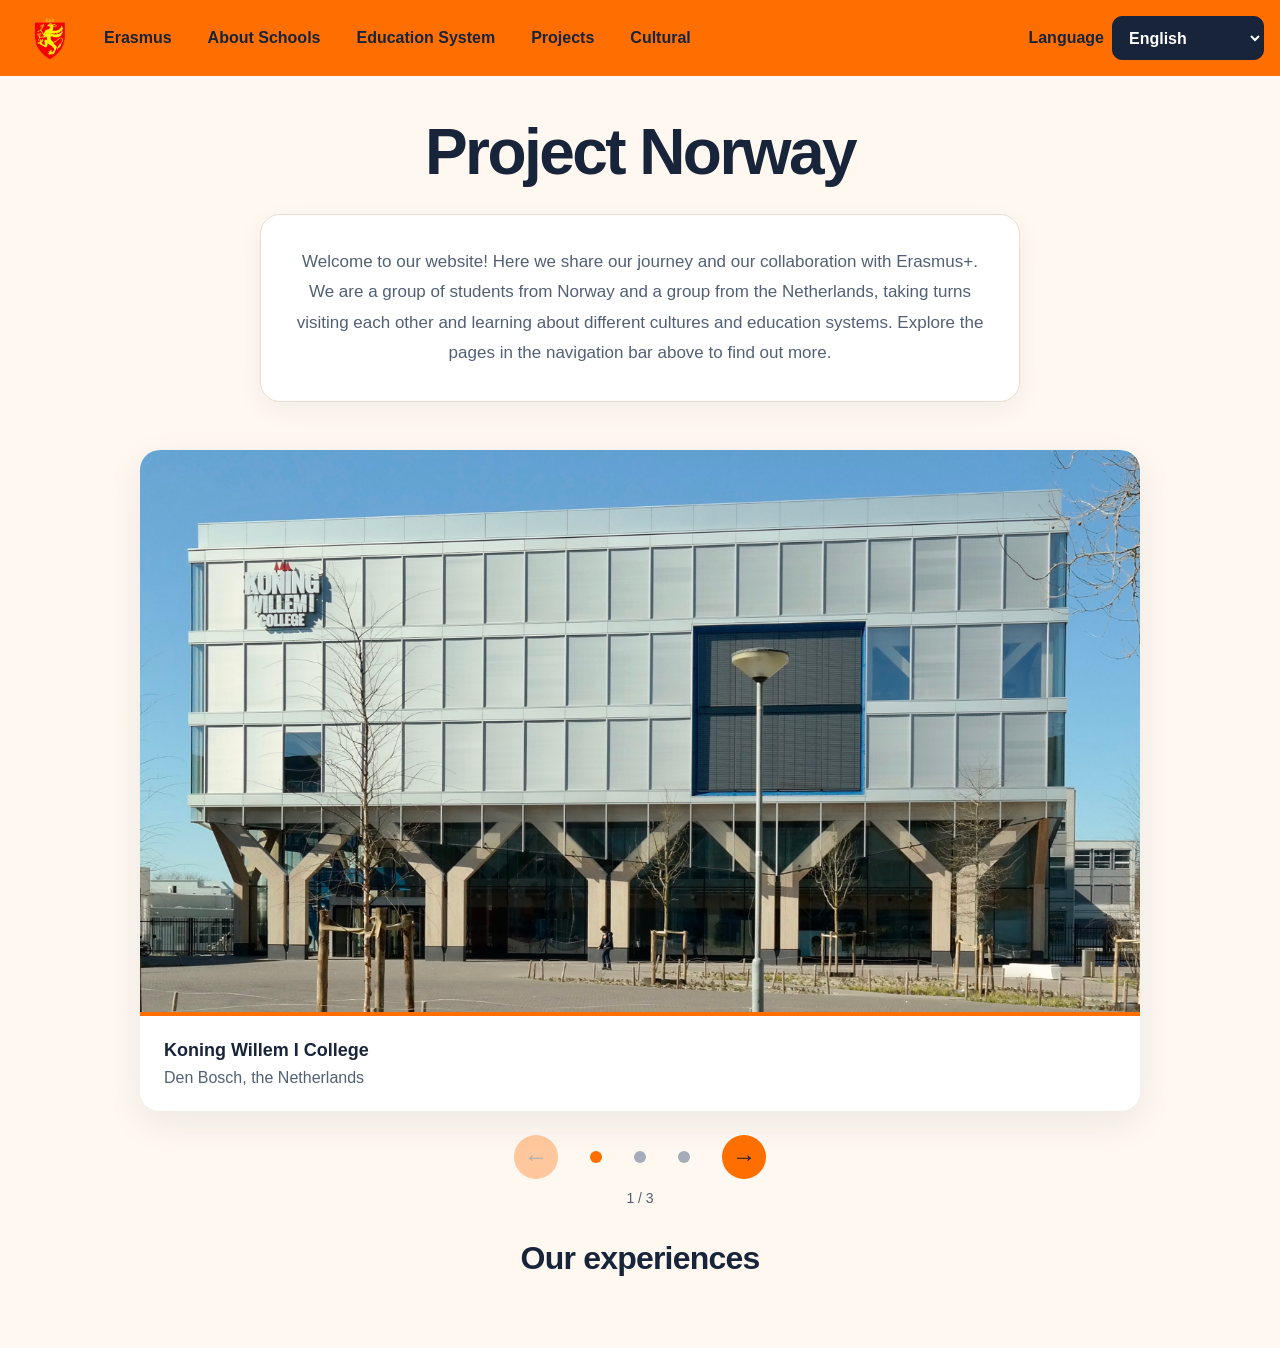
<file: index.html>
<!DOCTYPE html>
<html lang="en">
<head>
    <meta charset="UTF-8">
    <meta name="viewport" content="width=device-width, initial-scale=1.0">
    <link rel="stylesheet" href="style.css">
    <title data-i18n="projectTitle">Project Norway</title>
</head>
<body>
<nav>
    <ul>
        <li><a href="index.html" aria-current="page" class="nav-logo"><img src="logonorwayproject.png" alt="Home" data-i18n-alt="home" width="44" height="44"></a></li>
        <li><a href="erasmus.html">Erasmus</a></li>
        <li><a href="aboutschools.html" data-i18n="aboutSchools">About Schools</a></li>
        <li><a href="educationsystem.html" data-i18n="educationSystem">Education System</a></li>
        <li><a href="projects.html" data-i18n="projects">Projects</a></li>
        <li><a href="cultural.html" data-i18n="cultural">Cultural</a></li>
    </ul>
    <div class="language-selector" hidden>
        <label for="language-select" data-i18n="language">Language</label>
        <select id="language-select" name="language">
            <option value="en" lang="en">English</option>
            <option value="nl" lang="nl">Nederlands</option>
            <option value="nb" lang="nb">Norsk bokmål</option>
        </select>
    </div>
</nav>
    <h1 class="project-title" data-i18n="projectTitle">Project Norway</h1>
    <p class="ptext-home" data-i18n="welcome">Welcome to our website, here we explain our journey and our collab with Erasmus+
        we are a group of studens from Norway and a group of students from the Netherlands, taking turns to visit each other and learn about the diffrent cultures and education systems. If you want more information, you could access the diffrent pages through the navigation bar above.
    </p>
    <section class="photo-gallery" aria-labelledby="gallery-title">
        <div class="slideshow" role="region" aria-roledescription="carousel" data-i18n-aria-roledescription="carouselRole" aria-label="Photos from our exchange" data-i18n-aria-label="exchangePhotos">
            <div class="slideshow-track" id="exchange-slides" tabindex="0" aria-label="Photo slides. Use the arrow keys to browse." data-i18n-aria-label="photoSlides">
                <figure class="slideshow-slide" role="group" aria-roledescription="slide" data-i18n-aria-roledescription="slideRole" aria-label="1 of 3">
                    <img src="Koning_Willem_I_College_Den_Bosch.jpg" alt="Picture of the school in Den Bosch" data-i18n-alt="denBoschPhoto" class="slide-image">
                    <figcaption>
                        <strong>Koning Willem I College</strong>
                        <span data-i18n="denBosch">Den Bosch, the Netherlands</span>
                    </figcaption>
                </figure>
                <figure class="slideshow-slide" role="group" aria-roledescription="slide" data-i18n-aria-roledescription="slideRole" aria-label="2 of 3">
                    <img src="breivang.jpg" alt="Picture of the school in Norway" data-i18n-alt="norwayPhoto" class="slide-image">
                    <figcaption>
                        <strong>Breivang</strong>
                        <span data-i18n="norwaySchool">The school in Norway</span>
                    </figcaption>
                </figure>
                <figure class="slideshow-slide" role="group" aria-roledescription="slide" data-i18n-aria-roledescription="slideRole" aria-label="3 of 3">
                    <img src="breivang.jpg" alt="Picture of the school in Norway" data-i18n-alt="norwayPhoto" class="slide-image">
                    <figcaption>
                        <strong data-i18n="exchange">Our exchange</strong>
                        <span data-i18n="exchangeDescription">Learning about each other's schools and cultures.</span>
                    </figcaption>
                </figure>
            </div>
            <div class="slideshow-controls" hidden>
                <button class="slideshow-arrow" type="button" data-direction="-1" aria-label="Previous photo" data-i18n-aria-label="previousPhoto" aria-controls="exchange-slides" disabled>&#8592;</button>
                <div class="slideshow-dots" aria-label="Choose a photo" data-i18n-aria-label="choosePhoto"></div>
                <button class="slideshow-arrow" type="button" data-direction="1" aria-label="Next photo" data-i18n-aria-label="nextPhoto" aria-controls="exchange-slides">&#8594;</button>
            </div>
            <p class="slideshow-status" aria-live="polite" aria-atomic="true" hidden></p>
        </div>
        <h2 id="gallery-title" data-i18n="experiences">Our experiences</h2>
    </section>
    <script src="slideshow.js" defer></script>
    <script src="language.js" defer></script>
</body>
</html>
</file>
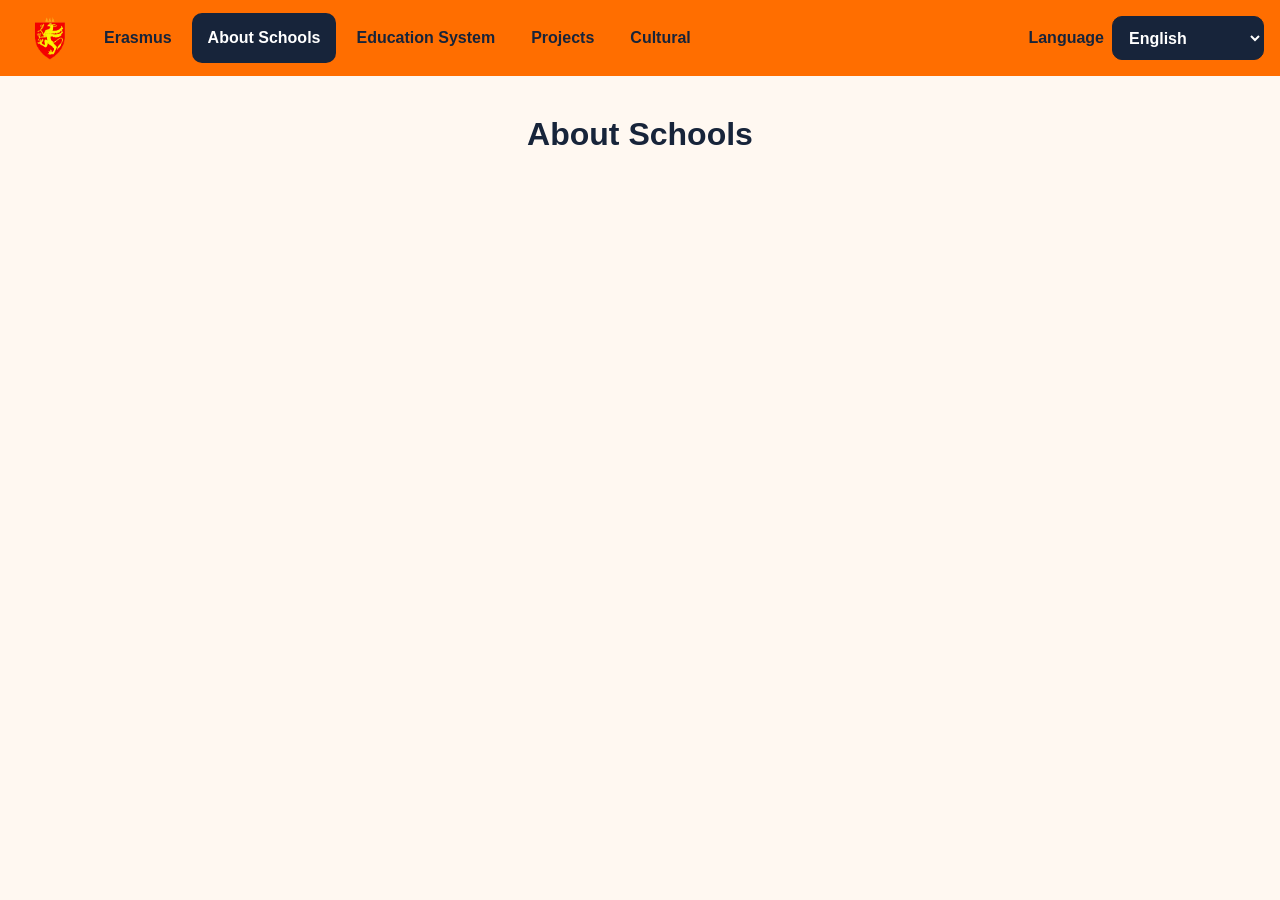
<file: aboutschools.html>
<!DOCTYPE html>
<html lang="en">
<head>
    <meta charset="UTF-8">
    <meta name="viewport" content="width=device-width, initial-scale=1.0">
    <link rel="stylesheet" href="style.css">
    <title data-i18n="projectTitle">Project Norway</title>
</head>
<body>
<nav>
    <ul>
        <li><a href="index.html" class="nav-logo"><img src="logonorwayproject.png" alt="Home" data-i18n-alt="home" width="44" height="44"></a></li>
        <li><a href="erasmus.html">Erasmus</a></li>
        <li><a href="aboutschools.html" aria-current="page" data-i18n="aboutSchools">About Schools</a></li>
        <li><a href="educationsystem.html" data-i18n="educationSystem">Education System</a></li>
        <li><a href="projects.html" data-i18n="projects">Projects</a></li>
        <li><a href="cultural.html" data-i18n="cultural">Cultural</a></li>
    </ul>
    <div class="language-selector" hidden>
        <label for="language-select" data-i18n="language">Language</label>
        <select id="language-select" name="language">
            <option value="en" lang="en">English</option>
            <option value="nl" lang="nl">Nederlands</option>
            <option value="nb" lang="nb">Norsk bokmål</option>
        </select>
    </div>
</nav>
    <h1 data-i18n="aboutSchools">About Schools</h1>
    <p></p>

    <script src="language.js" defer></script>
</body>
</html>
</file>
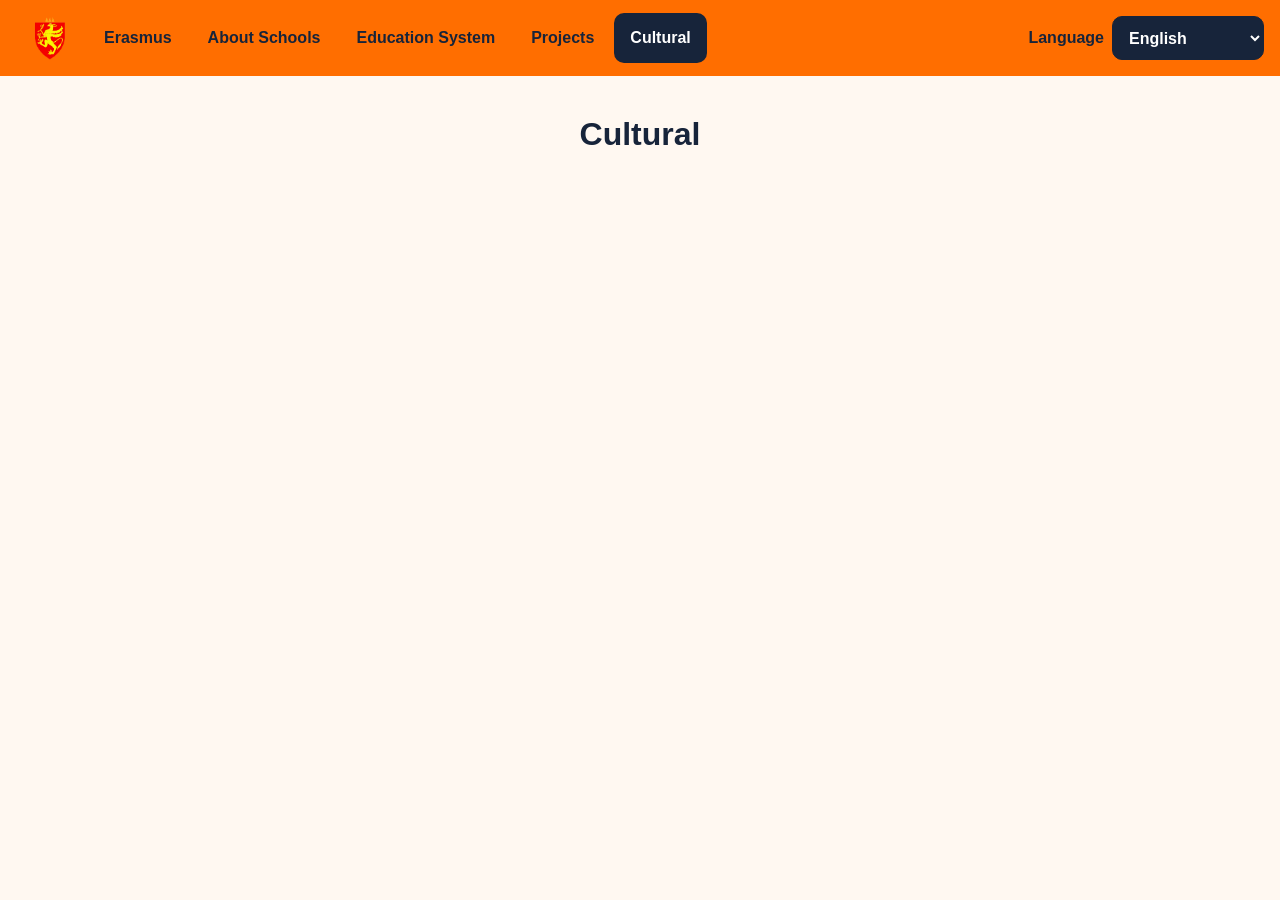
<file: cultural.html>
<!DOCTYPE html>
<html lang="en">
<head>
    <meta charset="UTF-8">
    <meta name="viewport" content="width=device-width, initial-scale=1.0">
    <link rel="stylesheet" href="style.css">
    <title data-i18n="projectTitle">Project Norway</title>
</head>
<body>
<nav>
    <ul>
        <li><a href="index.html" class="nav-logo"><img src="logonorwayproject.png" alt="Home" data-i18n-alt="home" width="44" height="44"></a></li>
        <li><a href="erasmus.html">Erasmus</a></li>
        <li><a href="aboutschools.html" data-i18n="aboutSchools">About Schools</a></li>
        <li><a href="educationsystem.html" data-i18n="educationSystem">Education System</a></li>
        <li><a href="projects.html" data-i18n="projects">Projects</a></li>
        <li><a href="cultural.html" aria-current="page" data-i18n="cultural">Cultural</a></li>
    </ul>
    <div class="language-selector" hidden>
        <label for="language-select" data-i18n="language">Language</label>
        <select id="language-select" name="language">
            <option value="en" lang="en">English</option>
            <option value="nl" lang="nl">Nederlands</option>
            <option value="nb" lang="nb">Norsk bokmål</option>
        </select>
    </div>
</nav>
    <h1 data-i18n="cultural">Cultural</h1>
    <p></p>

    <script src="language.js" defer></script>
</body>
</html>
</file>
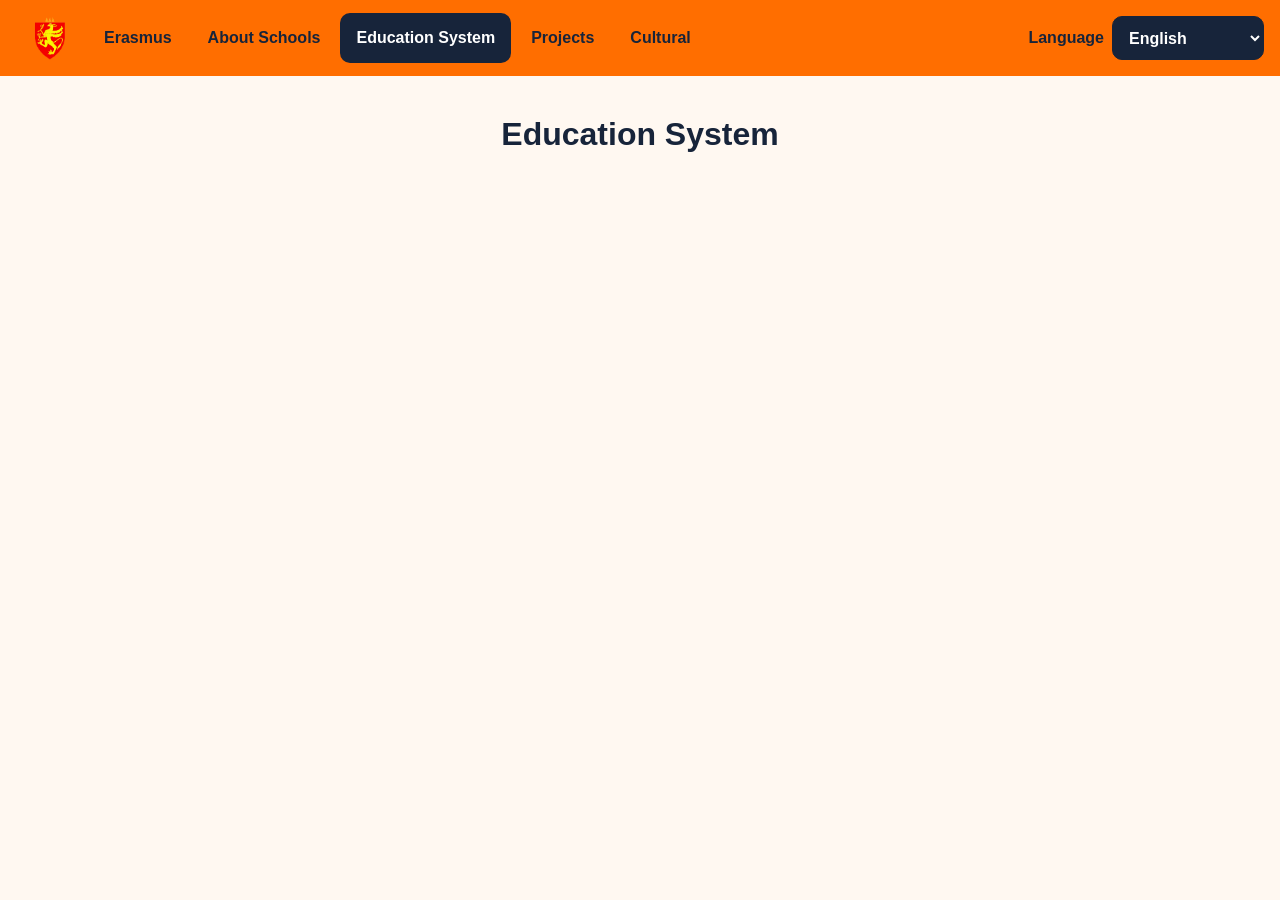
<file: educationsystem.html>
<!DOCTYPE html>
<html lang="en">
<head>
    <meta charset="UTF-8">
    <meta name="viewport" content="width=device-width, initial-scale=1.0">
    <link rel="stylesheet" href="style.css">
    <title data-i18n="projectTitle">Project Norway</title>
</head>
<body>
<nav>
    <ul>
        <li><a href="index.html" class="nav-logo"><img src="logonorwayproject.png" alt="Home" data-i18n-alt="home" width="44" height="44"></a></li>
        <li><a href="erasmus.html">Erasmus</a></li>
        <li><a href="aboutschools.html" data-i18n="aboutSchools">About Schools</a></li>
        <li><a href="educationsystem.html" aria-current="page" data-i18n="educationSystem">Education System</a></li>
        <li><a href="projects.html" data-i18n="projects">Projects</a></li>
        <li><a href="cultural.html" data-i18n="cultural">Cultural</a></li>
    </ul>
    <div class="language-selector" hidden>
        <label for="language-select" data-i18n="language">Language</label>
        <select id="language-select" name="language">
            <option value="en" lang="en">English</option>
            <option value="nl" lang="nl">Nederlands</option>
            <option value="nb" lang="nb">Norsk bokmål</option>
        </select>
    </div>
</nav>
    <h1 data-i18n="educationSystem">Education System</h1>
    <p></p>

    <script src="language.js" defer></script>
</body>
</html>
</file>
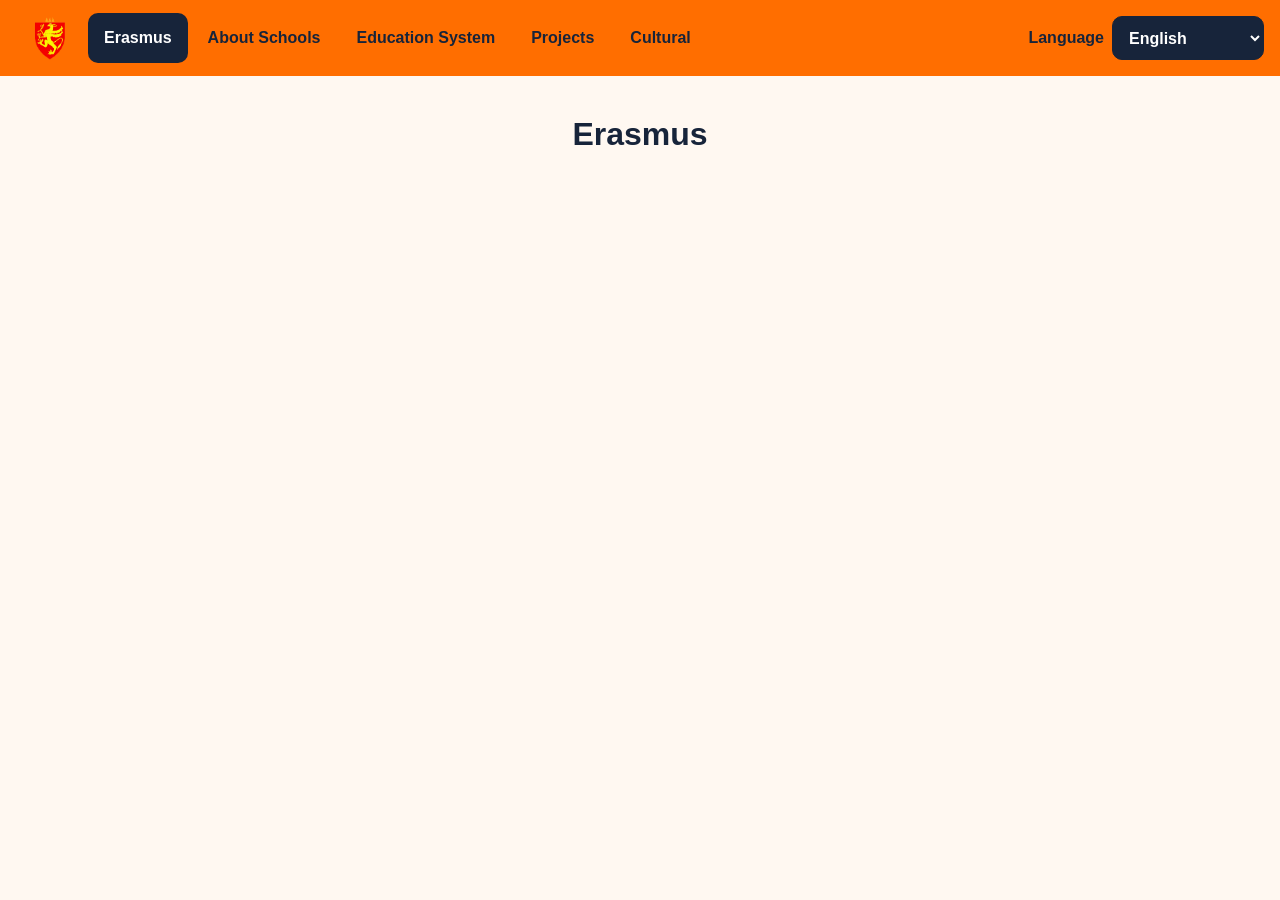
<file: erasmus.html>
<!DOCTYPE html>
<html lang="en">
<head>
    <meta charset="UTF-8">
    <meta name="viewport" content="width=device-width, initial-scale=1.0">
    <link rel="stylesheet" href="style.css">
    <title data-i18n="projectTitle">Project Norway</title>
</head>
<body>
<nav>
    <ul>
        <li><a href="index.html" class="nav-logo"><img src="logonorwayproject.png" alt="Home" data-i18n-alt="home" width="44" height="44"></a></li>
        <li><a href="erasmus.html" aria-current="page">Erasmus</a></li>
        <li><a href="aboutschools.html" data-i18n="aboutSchools">About Schools</a></li>
        <li><a href="educationsystem.html" data-i18n="educationSystem">Education System</a></li>
        <li><a href="projects.html" data-i18n="projects">Projects</a></li>
        <li><a href="cultural.html" data-i18n="cultural">Cultural</a></li>
    </ul>
    <div class="language-selector" hidden>
        <label for="language-select" data-i18n="language">Language</label>
        <select id="language-select" name="language">
            <option value="en" lang="en">English</option>
            <option value="nl" lang="nl">Nederlands</option>
            <option value="nb" lang="nb">Norsk bokmål</option>
        </select>
    </div>
</nav>
    <h1>Erasmus</h1>
    <p></p>

    <script src="language.js" defer></script>
</body>
</html>
</file>
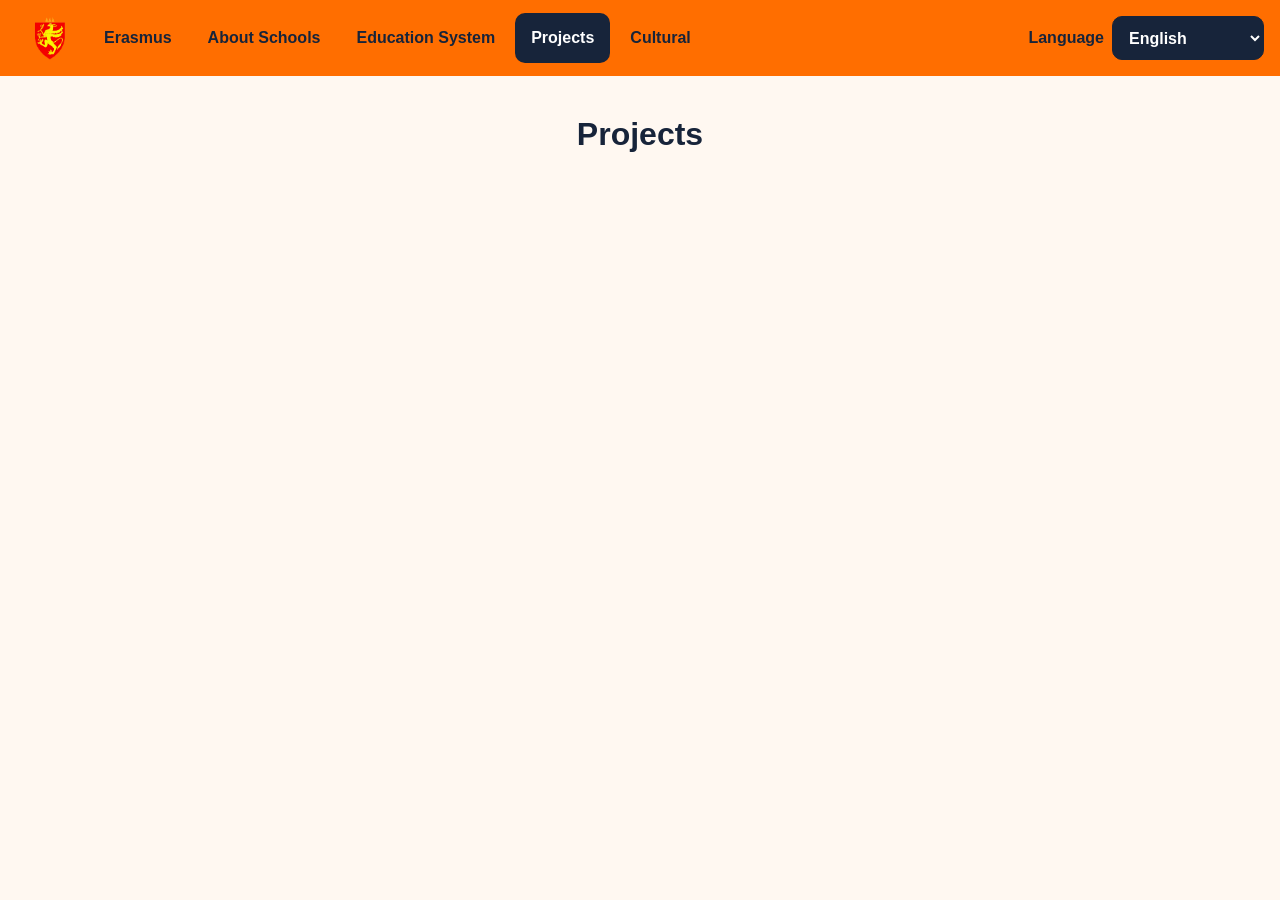
<file: projects.html>
<!DOCTYPE html>
<html lang="en">
<head>
    <meta charset="UTF-8">
    <meta name="viewport" content="width=device-width, initial-scale=1.0">
    <link rel="stylesheet" href="style.css">
    <title data-i18n="projectTitle">Project Norway</title>
</head>
<body>
<nav>
    <ul>
        <li><a href="index.html" class="nav-logo"><img src="logonorwayproject.png" alt="Home" data-i18n-alt="home" width="44" height="44"></a></li>
        <li><a href="erasmus.html">Erasmus</a></li>
        <li><a href="aboutschools.html" data-i18n="aboutSchools">About Schools</a></li>
        <li><a href="educationsystem.html" data-i18n="educationSystem">Education System</a></li>
        <li><a href="projects.html" aria-current="page" data-i18n="projects">Projects</a></li>
        <li><a href="cultural.html" data-i18n="cultural">Cultural</a></li>
    </ul>
    <div class="language-selector" hidden>
        <label for="language-select" data-i18n="language">Language</label>
        <select id="language-select" name="language">
            <option value="en" lang="en">English</option>
            <option value="nl" lang="nl">Nederlands</option>
            <option value="nb" lang="nb">Norsk bokmål</option>
        </select>
    </div>
</nav>
    <h1 data-i18n="projects">Projects</h1>
    <p></p>

    <script src="language.js" defer></script>
</body>
</html>
</file>
<file: style.css>
:root {
    --orange: #FF6E00;
    --navy: #17243A;
    --cream: #FFF8F1;
    --white: #FFFFFF;
    --muted: #536074;
    --border: #EBDCCD;
}

body {
    margin: 0;
    background-color: var(--cream);
    color: var(--navy);
    font-family: Arial, sans-serif;
    line-height: 1.6;
}

nav {
    display: flex;
    flex-wrap: wrap;
    justify-content: center;
    align-items: center;
    gap: 0.75rem 1.5rem;
    padding: 0.75rem 1rem;
    background-color: var(--orange);
}

nav ul {
    align-items: center;
    display: flex;
    flex-wrap: wrap;
    justify-content: center;
    gap: 0.25rem;
    margin: 0;
    padding: 0;
    list-style: none;
}

nav a {
    display: block;
    padding: 0.75rem 1rem;
    border-radius: 10px;
    color: var(--navy);
    font-weight: 600;
    text-decoration: none;
}

nav .nav-logo {
    display: flex;
    align-items: center;
    justify-content: center;
    padding: 0.25rem 0.75rem;
}

nav .nav-logo img {
    display: block;
    object-fit: contain;
}

nav a:not(.nav-logo):hover {
    background-color: #FFFFFF40;
}

nav a:not(.nav-logo)[aria-current="page"] {
    background-color: var(--navy);
    color: var(--white);
}

nav a:focus-visible {
    outline: 3px solid var(--navy);
    outline-offset: 3px;
}

body > h1 {
    margin: 2.5rem 1rem 1rem;
    line-height: 1.15;
    text-align: center;
}

.project-title {
    font-size: clamp(2.5rem, 6vw, 4rem);
    letter-spacing: -0.04em;
}

.ptext-home {
    box-sizing: border-box;
    width: calc(100% - 2rem);
    max-width: 760px;
    margin: 1.5rem auto;
    padding: clamp(1.25rem, 4vw, 2rem);
    border: 1px solid var(--border);
    border-radius: 20px;
    background-color: var(--white);
    box-shadow: 0 8px 28px #17243A0D;
    color: var(--muted);
    font-size: 1.0625rem;
    line-height: 1.8;
    text-align: center;
}

.photo-gallery {
    width: calc(100% - 2rem);
    max-width: 1000px;
    margin: 3rem auto 4rem;
    text-align: center;
}

.slideshow-track {
    display: flex;
    overflow-x: auto;
    scroll-snap-type: x mandatory;
    border-radius: 20px;
    background-color: var(--white);
    box-shadow: 0 12px 36px #17243A14;
    scrollbar-width: thin;
    scrollbar-color: var(--orange) var(--cream);
}

.slideshow-slide {
    display: flex;
    flex: 0 0 100%;
    flex-direction: column;
    min-width: 0;
    margin: 0;
    scroll-snap-align: start;
}

.slideshow-slide img {
    display: block;
    width: 100%;
    aspect-ratio: 16 / 9;
    object-fit: cover;
}

.slideshow-slide figcaption {
    flex: 1;
    padding: 1.25rem 1.5rem;
    border-top: 4px solid var(--orange);
    text-align: left;
}

.slideshow-slide figcaption strong {
    display: block;
    font-size: 1.125rem;
}

.slideshow-slide figcaption span {
    color: var(--muted);
}

.slide-placeholder {
    display: grid;
    place-items: center;
    box-sizing: border-box;
    aspect-ratio: 16 / 9;
    padding: 1.5rem;
    background-color: #F0E5DA;
    color: var(--muted);
    font-size: 1.25rem;
}

.slideshow-controls {
    display: flex;
    justify-content: center;
    align-items: center;
    gap: 1rem;
    margin-top: 1.5rem;
}

.slideshow-controls[hidden] {
    display: none;
}

.slideshow-arrow {
    width: 44px;
    height: 44px;
    border: 0;
    border-radius: 50%;
    background-color: var(--orange);
    color: var(--navy);
    font-size: 1.5rem;
    cursor: pointer;
}

.slideshow-arrow:hover:enabled {
    background-color: var(--navy);
    color: var(--white);
}

.slideshow-arrow:disabled {
    opacity: 0.35;
    cursor: default;
}

.slideshow-dots {
    display: flex;
}

.slideshow-dot {
    display: grid;
    place-items: center;
    width: 44px;
    height: 44px;
    padding: 0;
    border: 0;
    background: transparent;
    cursor: pointer;
}

.slideshow-dot::before {
    content: "";
    width: 12px;
    height: 12px;
    border-radius: 50%;
    background-color: #A5ADBA;
}

.slideshow-dot[aria-pressed="true"]::before {
    background-color: var(--orange);
}

.slideshow button:focus-visible,
.slideshow-track:focus-visible {
    outline: 3px solid var(--navy);
    outline-offset: 3px;
}

.slideshow-status {
    margin: 0.5rem 0;
    color: var(--muted);
    font-size: 0.875rem;
}

.photo-gallery h2 {
    margin: 1.5rem 0 0;
    font-size: clamp(1.5rem, 4vw, 2rem);
    letter-spacing: -0.025em;
}

@media (prefers-reduced-motion: no-preference) {
    .slideshow-track {
        scroll-behavior: smooth;
    }

    nav a,
    .slideshow-arrow {
        transition: background-color 160ms ease, color 160ms ease;
    }
}

.language-selector {
    display: flex;
    margin-inline-start: auto;
    align-items: center;
    gap: 0.5rem;
    font-weight: 600;
}

.language-selector[hidden] {
    display: none;
}

.language-selector select {
    min-height: 44px;
    max-width: 100%;
    padding: 0.65rem 0.75rem;
    border: 1px solid var(--navy);
    border-radius: 10px;
    background-color: var(--navy);
    color: var(--white);
    font: inherit;
    cursor: pointer;
}

.language-selector select:focus-visible {
    outline: 3px solid var(--navy);
    outline-offset: 3px;
}
</file>
